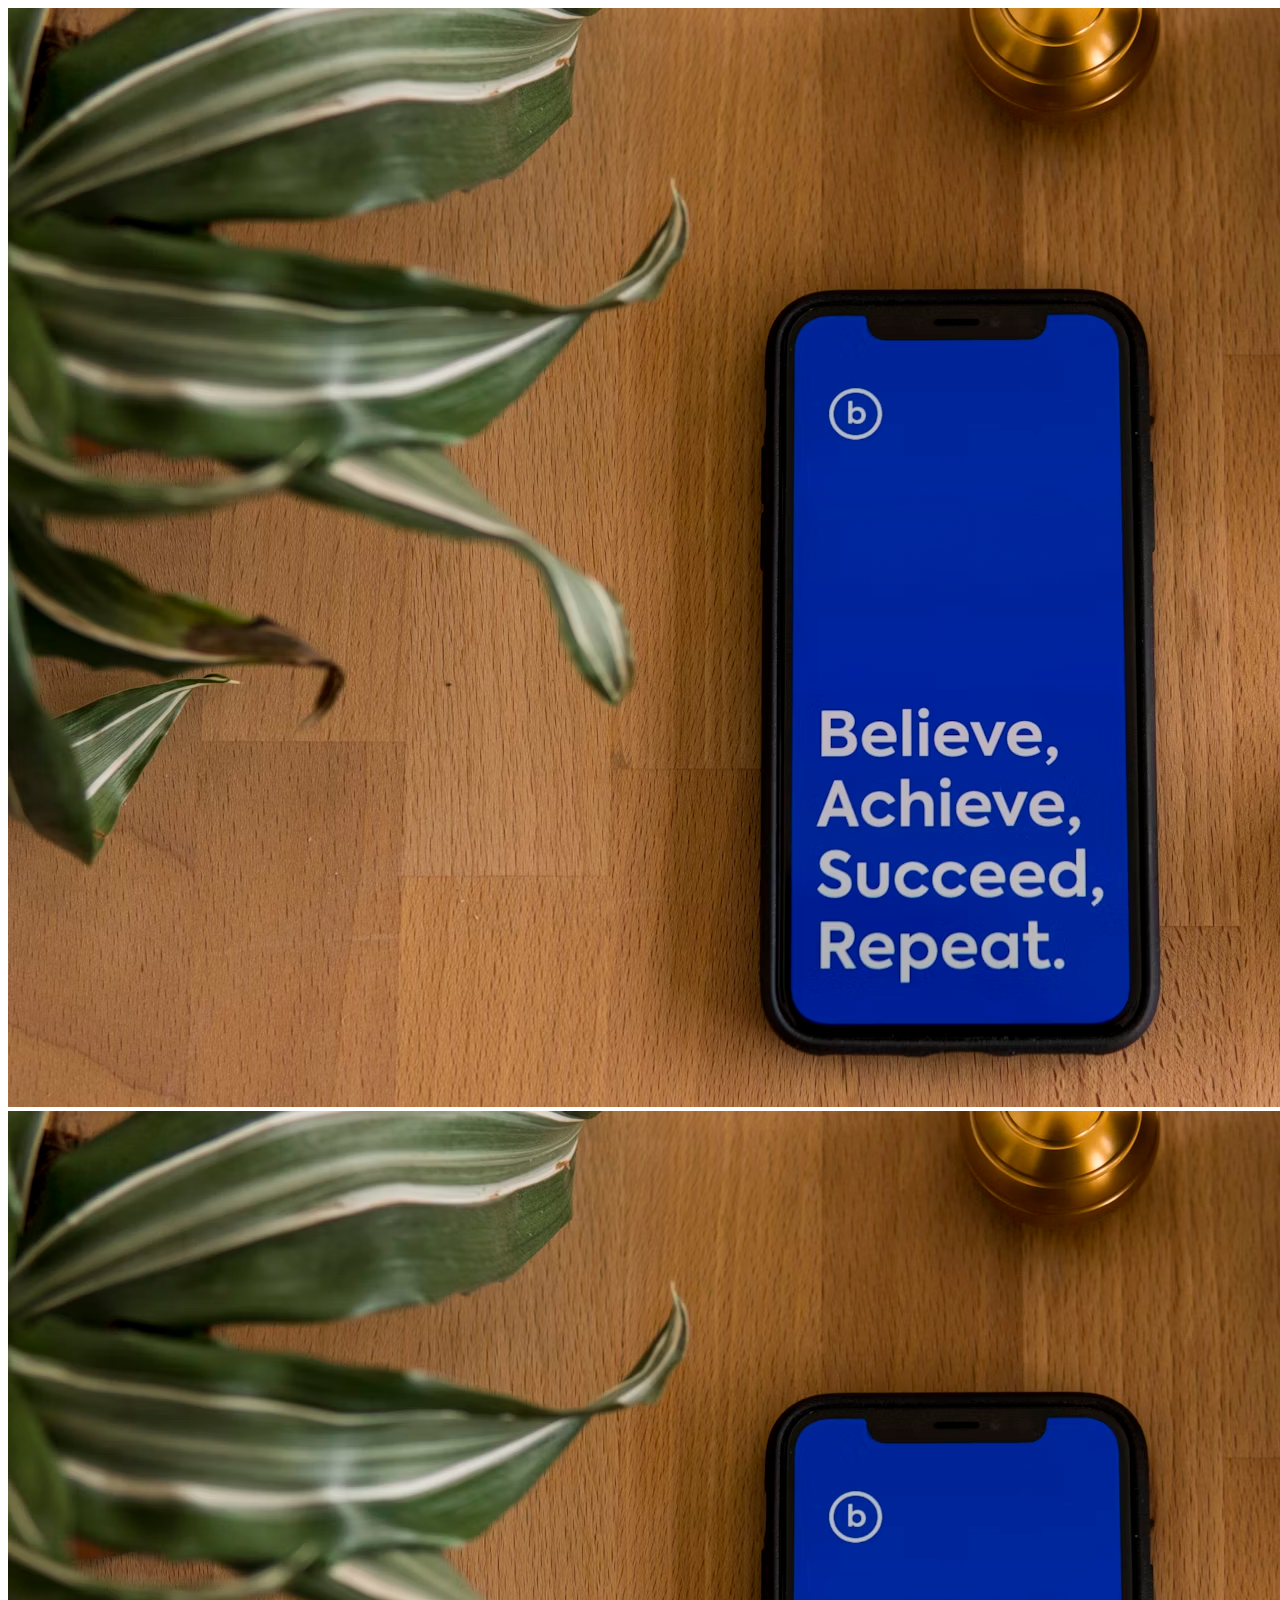
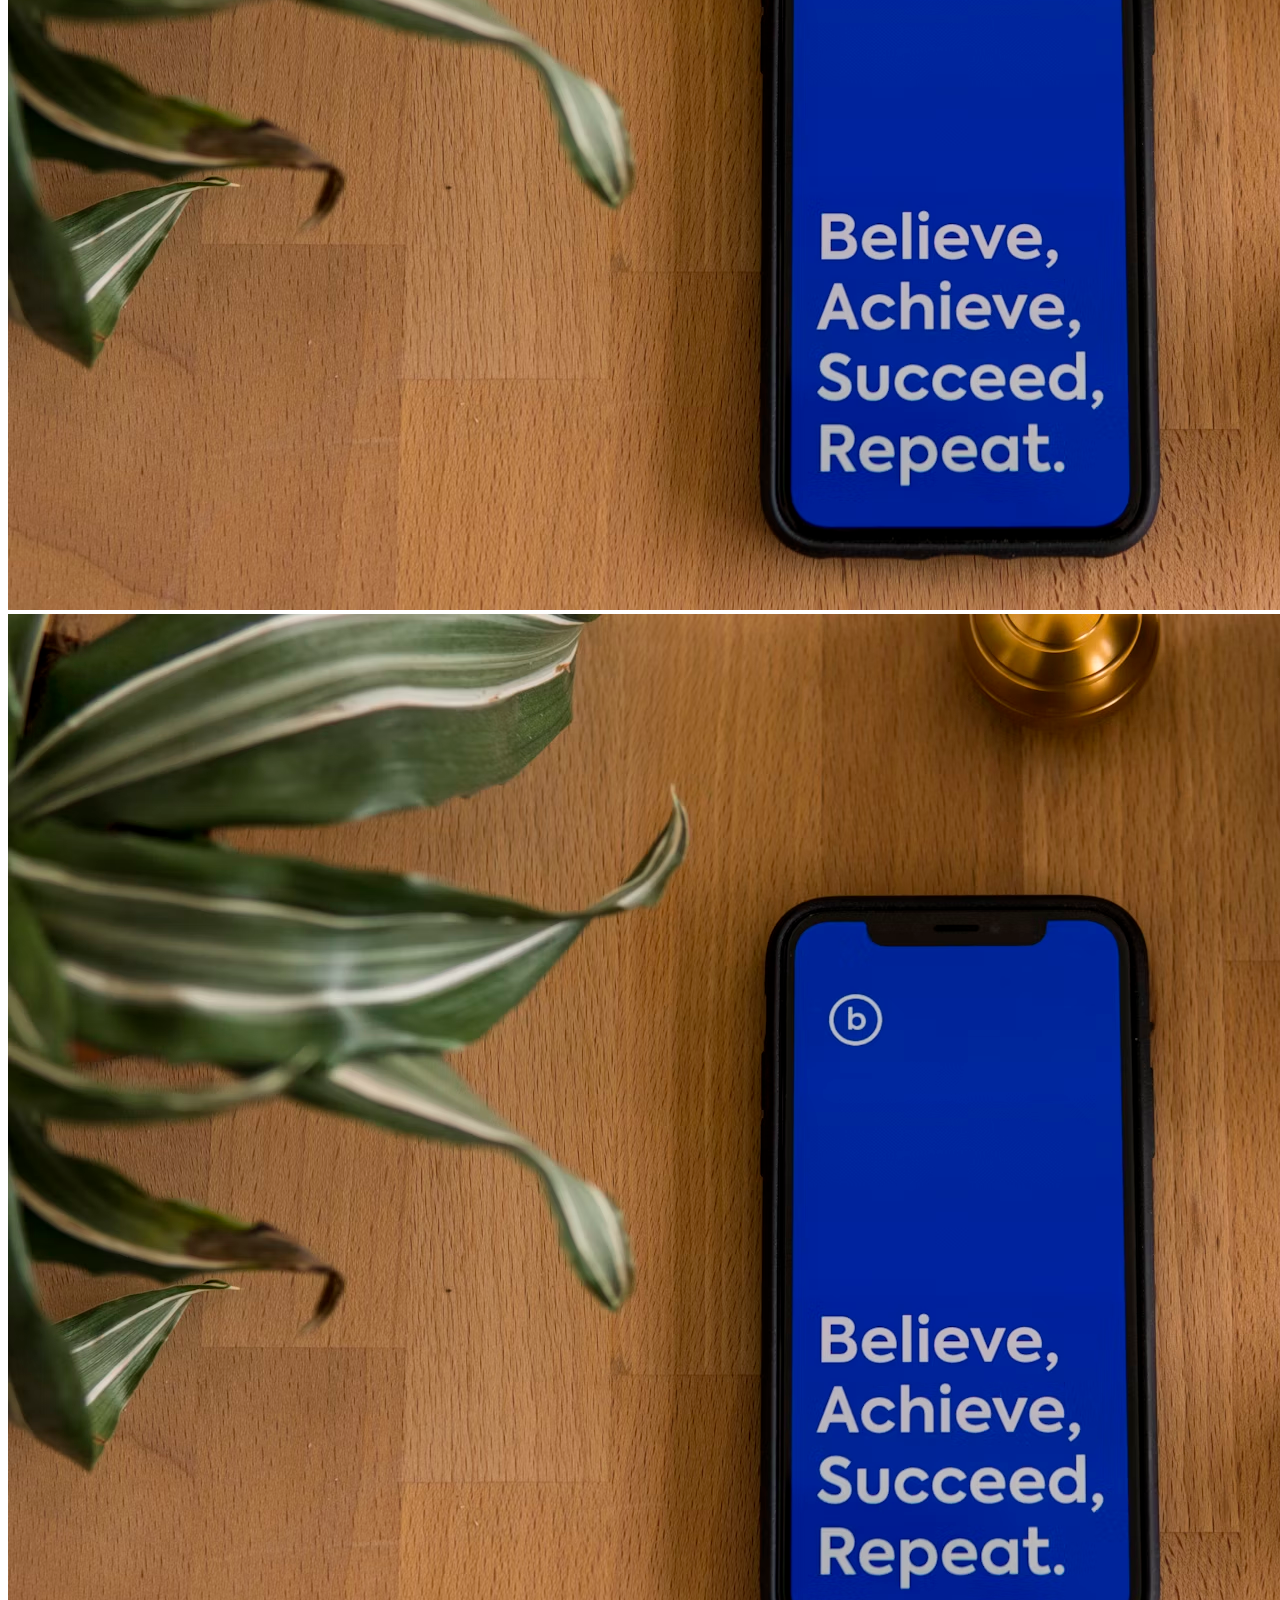
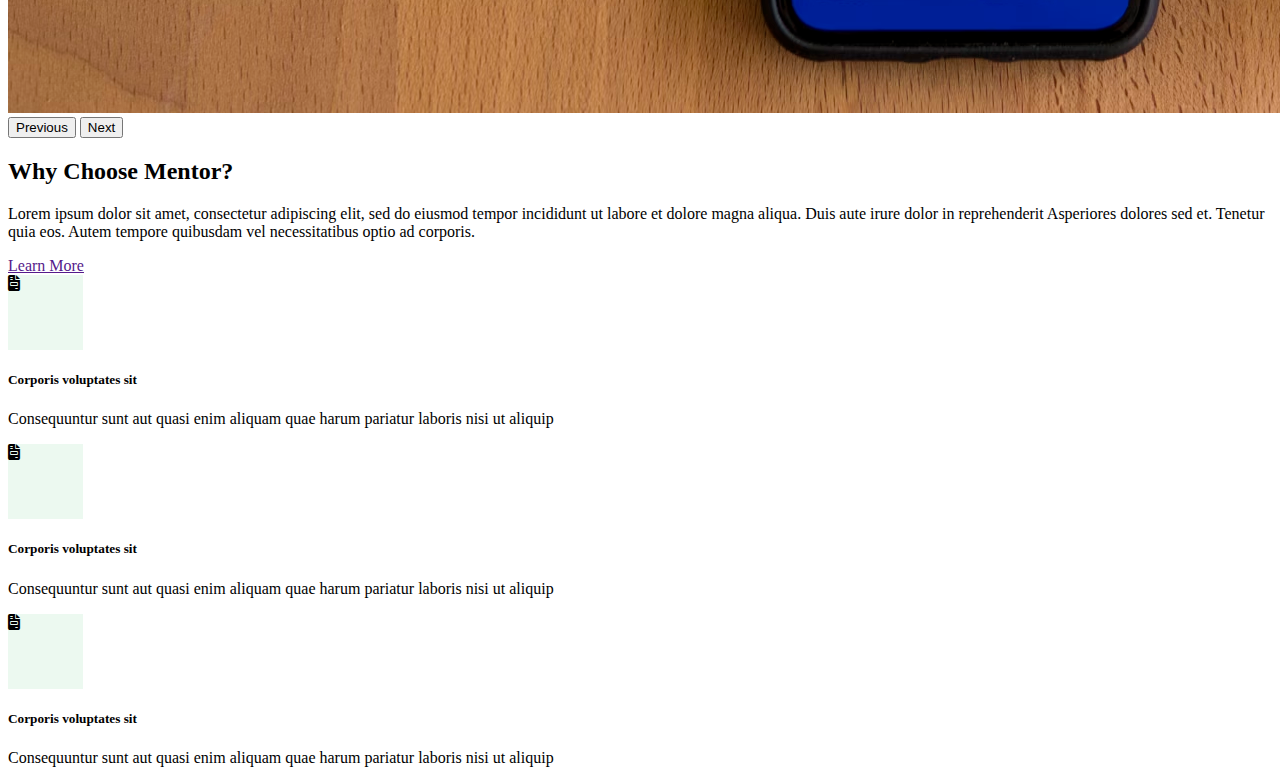
<file: hoover.html>
<!DOCTYPE html>
<html lang="en">
  <head>
    <meta charset="utf-8">
    <meta name="viewport" content="width=device-width, initial-scale=1">
    <title>Hoover</title>
    <link rel="stylesheet" href="https://cdnjs.cloudflare.com/ajax/libs/font-awesome/6.7.2/css/all.min.css" integrity="sha512-Evv84Mr4kqVGRNSgIGL/F/aIDqQb7xQ2vcrdIwxfjThSH8CSR7PBEakCr51Ck+w+/U6swU2Im1vVX0SVk9ABhg==" crossorigin="anonymous" referrerpolicy="no-referrer" />
    <link rel="stylesheet" href="hoover.css">
    <link href="https://cdn.jsdelivr.net/npm/bootstrap@5.3.5/dist/css/bootstrap.min.css" rel="stylesheet" integrity="sha384-SgOJa3DmI69IUzQ2PVdRZhwQ+dy64/BUtbMJw1MZ8t5HZApcHrRKUc4W0kG879m7" crossorigin="anonymous">
  </head>
  <body>
    <header>
        <div id="carouselExample" class="carousel slide">
            <div class="carousel-inner">
              <div class="carousel-item active position-relative">
                <div class="overlay position-absolute top-0 start-0 end-0 bottom-0 bg-black opacity-50"></div>
                <img src="cours.avif" class="d-block w-100" alt="...">
              </div>
              <div class="carousel-item">
                <div class="overlay position-absolute top-0 start-0 end-0 bottom-0 bg-black opacity-50"></div>
                <img src="cours.avif" class="d-block w-100" alt="...">
              </div>
              <div class="carousel-item">
                <div class="overlay position-absolute top-0 start-0 end-0 bottom-0 bg-black opacity-50"></div>
                <img src="cours.avif" class="d-block w-100" alt="...">
              </div>
            </div>
            <button class="carousel-control-prev" type="button" data-bs-target="#carouselExample" data-bs-slide="prev">
              <span class="carousel-control-prev-icon" aria-hidden="true"></span>
              <span class="visually-hidden">Previous</span>
            </button>
            <button class="carousel-control-next" type="button" data-bs-target="#carouselExample" data-bs-slide="next">
              <span class="carousel-control-next-icon" aria-hidden="true"></span>
              <span class="visually-hidden">Next</span>
            </button>
          </div>
    </header>
    <main>
        <section class="my-5" >
            <div class="container">
                <div class="row g-2 g-md-3 align-items-stretch" >
                    <div class="col-md-4 ">
                        <div class="bg-success p-4 text-white rounded-1 h-100">
                            <h2>Why Choose Mentor?</h2>
                            <p>Lorem ipsum dolor sit amet, consectetur adipiscing elit, sed do eiusmod tempor incididunt ut labore et dolore magna aliqua. Duis aute irure dolor in reprehenderit Asperiores dolores sed et. Tenetur quia eos. Autem tempore quibusdam vel necessitatibus optio ad corporis.</p>
                            <a href="" class="bg-btn-light btn text-capitalize rounded-pill px-4 text-white">Learn More</a>
                        </div>
                    </div>
                    <div class="col-md-8">
                        <div class="row g-2">
                            <div class="col-lg-4">
                                <div class="card d-flex justify-content-center align-items-center py-5 " >
                                    <div class="circle bg-success-light rounded-pill d-flex justify-content-center align-items-center fs-2 text-success">
                                        <i class="fa-solid fa-file-invoice"></i> 
                                    </div>
                                    <div class="card-body">
                                      <h5 class="card-title text-center">Corporis voluptates sit</h5>
                                      <p class="card-text text-center">Consequuntur sunt aut quasi enim aliquam quae harum pariatur laboris nisi ut aliquip</p>
                                      </div>
                                  </div>
                            </div>
                            <div class="col-lg-4">
                                <div class="card d-flex justify-content-center align-items-center py-5 " >
                                    <div class="circle bg-success-light rounded-pill d-flex justify-content-center align-items-center fs-2 text-success">
                                        <i class="fa-solid fa-file-invoice"></i> 
                                    </div>
                                    <div class="card-body">
                                      <h5 class="card-title text-center">Corporis voluptates sit</h5>
                                      <p class="card-text text-center">Consequuntur sunt aut quasi enim aliquam quae harum pariatur laboris nisi ut aliquip</p>
                                      </div>
                                  </div>
                            </div>
                            <div class="col-lg-4">
                                <div class="card d-flex justify-content-center align-items-center py-5 " >
                                    <div class="circle bg-success-light rounded-pill d-flex justify-content-center align-items-center fs-2 text-success">
                                        <i class="fa-solid fa-file-invoice"></i> 
                                    </div>
                                    <div class="card-body">
                                      <h5 class="card-title text-center">Corporis voluptates sit</h5>
                                      <p class="card-text text-center">Consequuntur sunt aut quasi enim aliquam quae harum pariatur laboris nisi ut aliquip</p>
                                      </div>
                                  </div>
                            </div>
                        </div>
                    </div>
                </div>
            </div>
        </section>
    </main>
    <script src="https://cdn.jsdelivr.net/npm/bootstrap@5.3.5/dist/js/bootstrap.bundle.min.js" integrity="sha384-k6d4wzSIapyDyv1kpU366/PK5hCdSbCRGRCMv+eplOQJWyd1fbcAu9OCUj5zNLiq" crossorigin="anonymous"></script>
  </body>
</html>
</file>
<file: hoover.css>
.bg-btn-light{
    background-color: rgba(255, 255, 255, 0.2) !important;
}
.bg-btn-light:hover{
    color: rgb(25, 135, 84) !important;
    background-color: #fff !important;
}.circle{
    width: 75px;
    height: 75px;
}
.bg-success-light{
    background-color: #ecf9f0;
}
</file>
